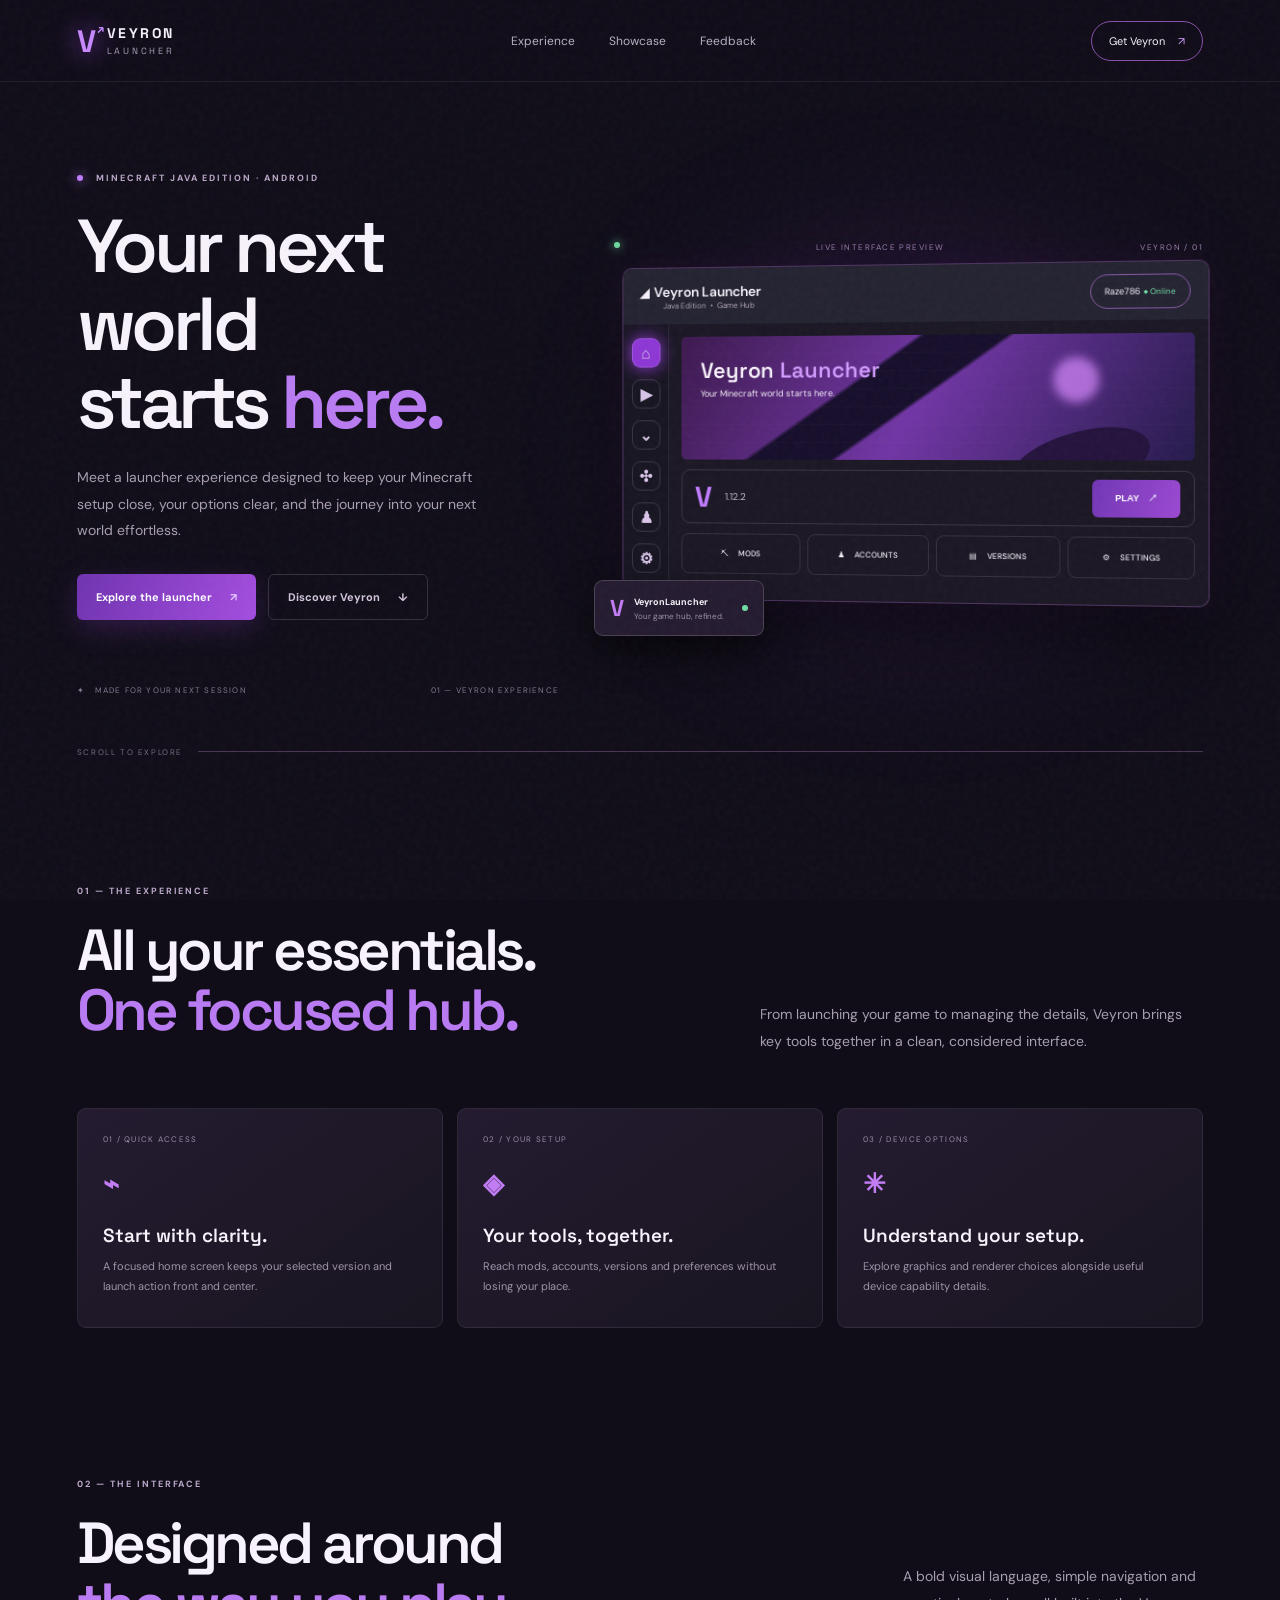
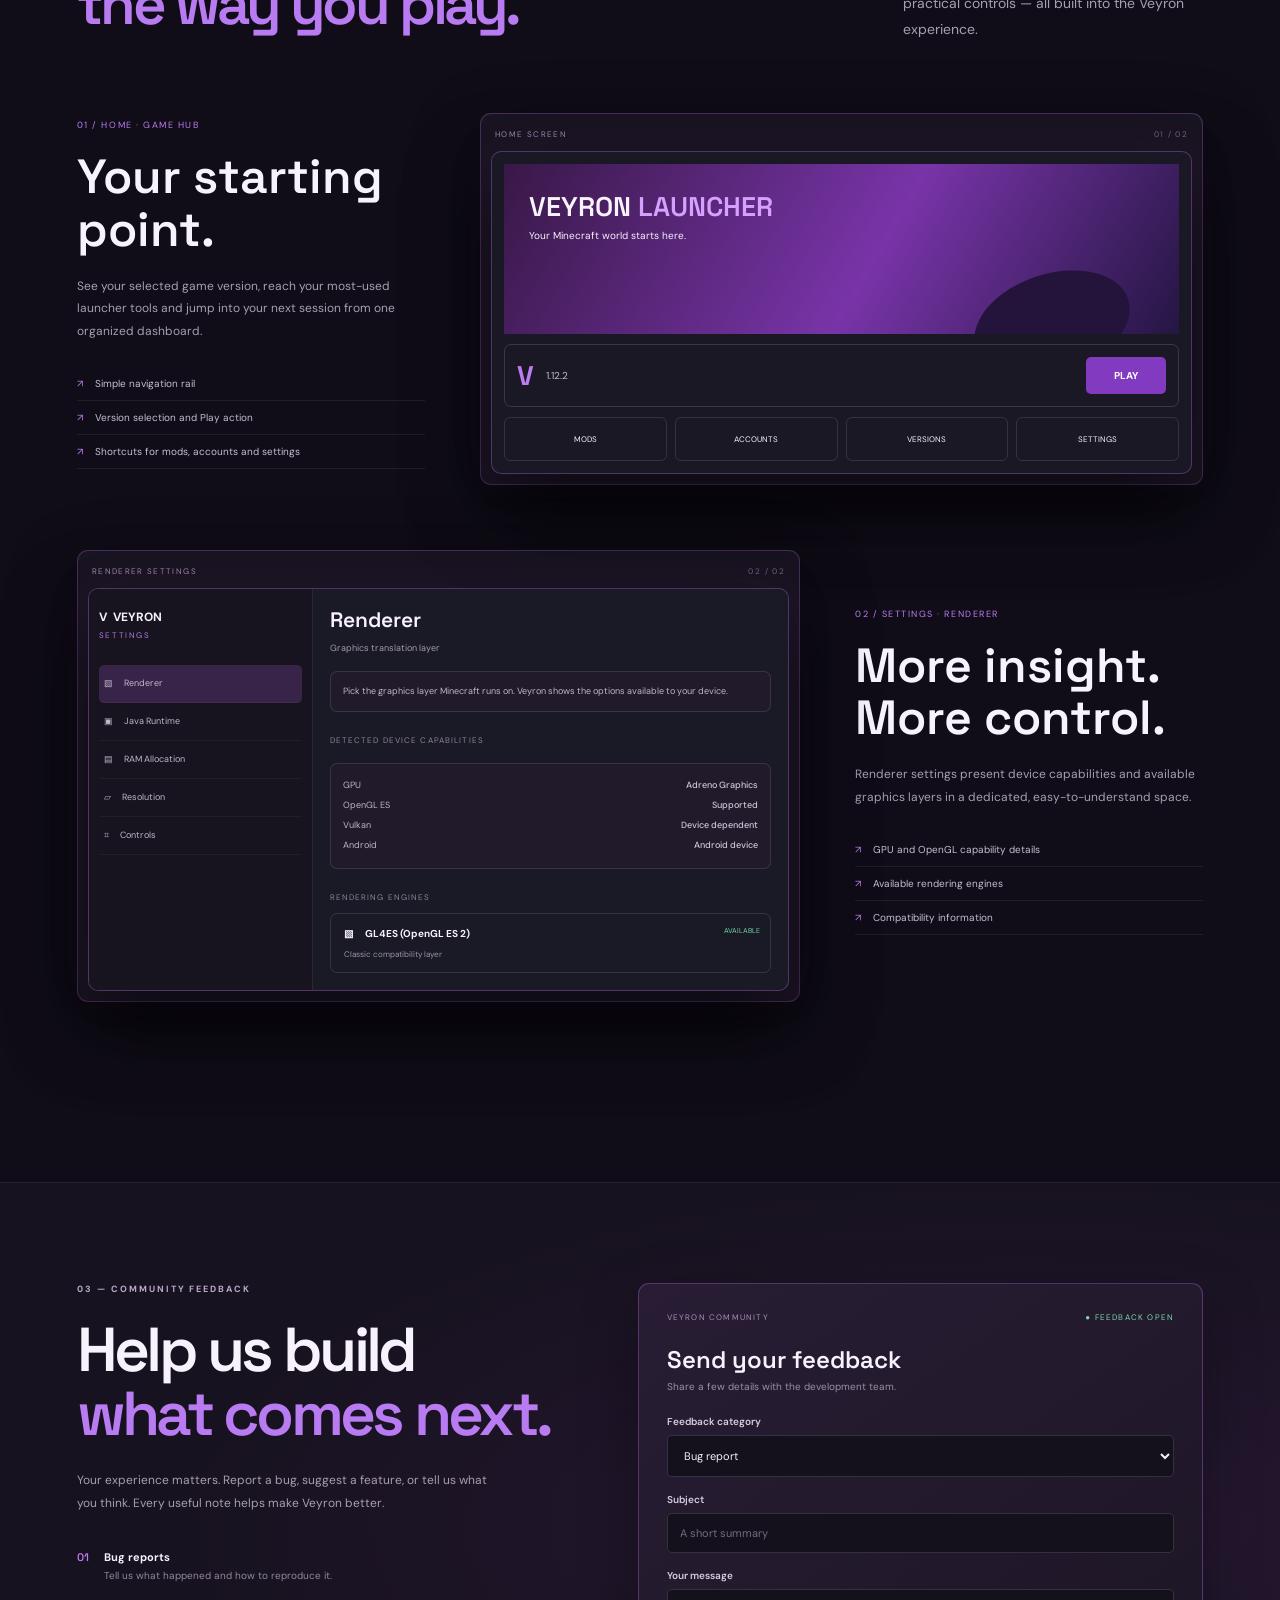
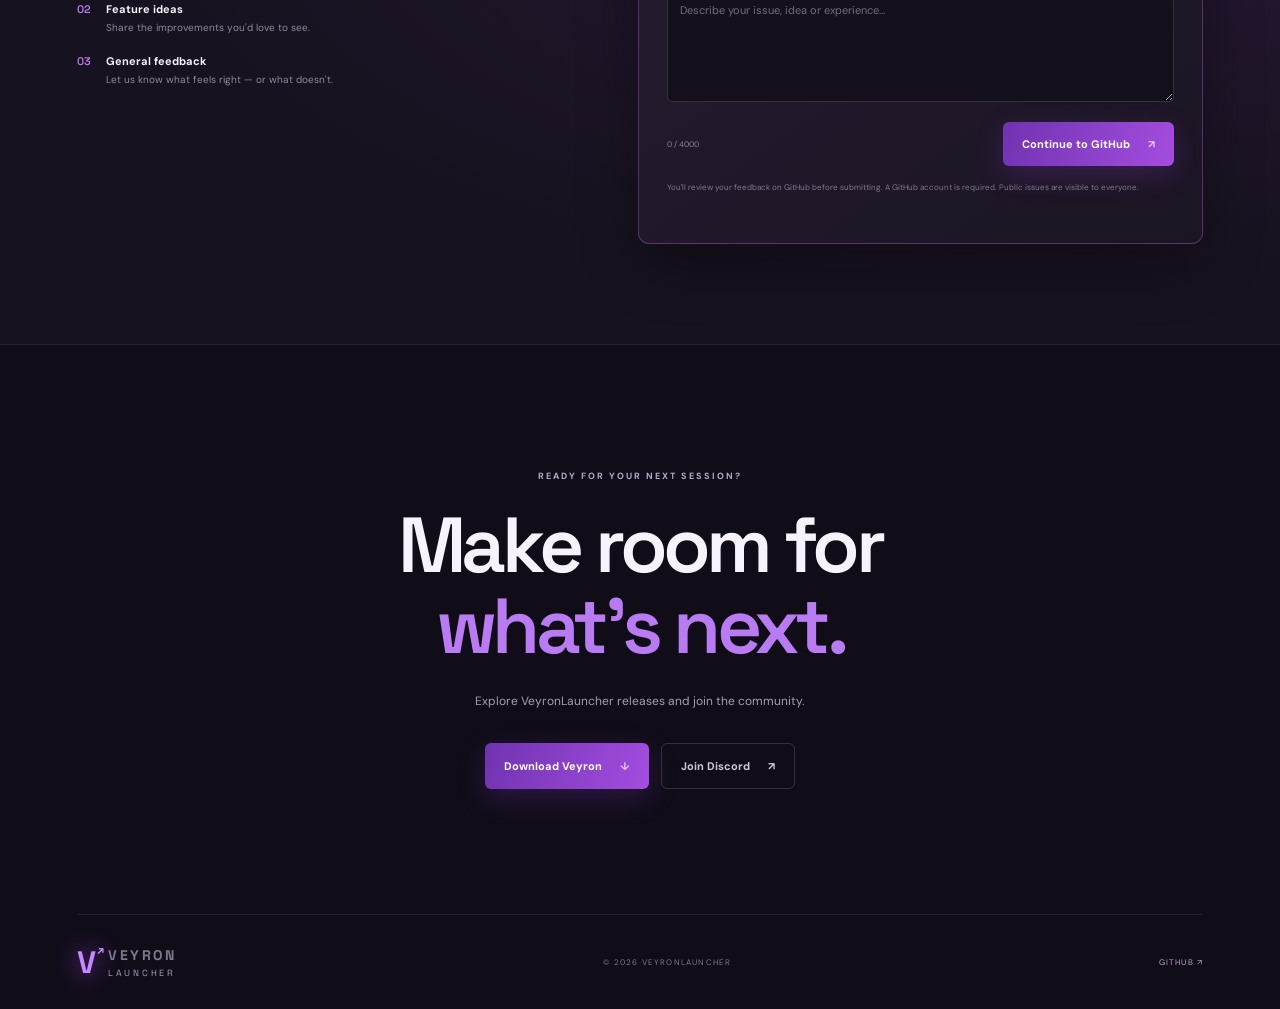
<file: website/index.html>
<!doctype html>
<html lang="en">
<head>
<meta charset="utf-8"><meta name="viewport" content="width=device-width,initial-scale=1">
<meta name="theme-color" content="#100d19"><meta name="description" content="VeyronLauncher — a refined Minecraft Java Edition launcher experience.">
<title>VEYRON Launcher — Your next world awaits</title>
<link rel="preconnect" href="https://fonts.googleapis.com"><link rel="preconnect" href="https://fonts.gstatic.com" crossorigin>
<link href="https://fonts.googleapis.com/css2?family=DM+Sans:wght@400;500;600;700&family=Space+Grotesk:wght@400;500;600;700&display=swap" rel="stylesheet">
<link rel="stylesheet" href="style.css">
</head>
<body>
<div class="grain"></div>
<header class="header"><a class="logo" href="#top"><span class="mark">V<span>↗</span></span><span><b>VEYRON</b><small>LAUNCHER</small></span></a>
<nav id="nav"><a href="#experience">Experience</a><a href="#screens">Showcase</a><a href="#feedback">Feedback</a></nav>
<a class="head-cta" href="https://github.com/Raze78672/VEYRON-Launcher/releases" target="_blank" rel="noopener">Get Veyron <span>↗</span></a><button class="menu" aria-label="Open navigation" aria-expanded="false">☰</button></header>
<main id="top">
<section class="hero wrap">
<div class="hero-copy reveal"><div class="eyebrow"><i></i> MINECRAFT JAVA EDITION · ANDROID</div><h1>Your next world<br>starts <em>here.</em></h1>
<p>Meet a launcher experience designed to keep your Minecraft setup close, your options clear, and the journey into your next world effortless.</p>
<div class="actions"><a class="btn primary" href="#screens">Explore the launcher <span>↗</span></a><a class="btn secondary" href="#experience">Discover Veyron <span>↓</span></a></div>
<div class="hero-foot"><span>✦ &nbsp; MADE FOR YOUR NEXT SESSION</span><span>01 — VEYRON EXPERIENCE</span></div></div>
<div class="hero-art reveal"><div class="halo"></div><div class="preview-top"><i></i> LIVE INTERFACE PREVIEW <span>VEYRON / 01</span></div>
<div class="mock home-mock"><div class="mockbar"><div class="tinybrand">◢ <b>Veyron Launcher</b><small>Java Edition&nbsp; • &nbsp;Game Hub</small></div><div class="userchip">Raze786 <i>● Online</i></div></div>
<div class="mockbody"><aside class="rail"><b>⌂</b><b>▶</b><b>⌄</b><b>✣</b><b>♟</b><b>⚙</b></aside><div class="dash"><div class="pixel-scene"><span>Veyron <em>Launcher</em></span><small>Your Minecraft world starts here.</small><div class="pixel-sun"></div><div class="pixel-hill"></div></div><div class="playrow"><strong>V</strong><span>1.12.2</span><button>PLAY　↗</button></div><div class="shortcut"><b>⛏　 MODS</b><b>♟　 ACCOUNTS</b><b>▤　 VERSIONS</b><b>⚙　 SETTINGS</b></div></div></div></div>
<div class="floating-note"><b>V</b><span><strong>VeyronLauncher</strong><small>Your game hub, refined.</small></span><i></i></div></div>
<div class="scroll-cue">SCROLL TO EXPLORE <span></span></div></section>

<section class="wrap intro reveal" id="experience"><div class="eyebrow">01 — THE EXPERIENCE</div><div class="intro-head"><h2>All your essentials.<br><em>One focused hub.</em></h2><p>From launching your game to managing the details, Veyron brings key tools together in a clean, considered interface.</p></div>
<div class="cards"><article><span>01 / QUICK ACCESS</span><b>⌁</b><h3>Start with clarity.</h3><p>A focused home screen keeps your selected version and launch action front and center.</p></article><article><span>02 / YOUR SETUP</span><b>◈</b><h3>Your tools, together.</h3><p>Reach mods, accounts, versions and preferences without losing your place.</p></article><article><span>03 / DEVICE OPTIONS</span><b>✳</b><h3>Understand your setup.</h3><p>Explore graphics and renderer choices alongside useful device capability details.</p></article></div></section>

<section class="wrap screens" id="screens"><div class="section-head reveal"><div><div class="eyebrow">02 — THE INTERFACE</div><h2>Designed around<br><em>the way you play.</em></h2></div><p>A bold visual language, simple navigation and practical controls — all built into the Veyron experience.</p></div>
<div class="screen-row reveal"><div class="screen-copy"><small>01 / HOME · GAME HUB</small><h3>Your starting<br>point.</h3><p>See your selected game version, reach your most-used launcher tools and jump into your next session from one organized dashboard.</p><ul><li>Simple navigation rail</li><li>Version selection and Play action</li><li>Shortcuts for mods, accounts and settings</li></ul></div><div class="screen-visual"><div class="screen-cap">HOME SCREEN <span>01 / 02</span></div><div class="mock mini-home"><div class="mini-hero">VEYRON <em>LAUNCHER</em><small>Your Minecraft world starts here.</small></div><div class="mini-play"><b>V</b> 1.12.2 <strong>PLAY</strong></div><div class="mini-tiles"><i>MODS</i><i>ACCOUNTS</i><i>VERSIONS</i><i>SETTINGS</i></div></div></div></div>
<div class="screen-row reverse reveal"><div class="screen-copy"><small>02 / SETTINGS · RENDERER</small><h3>More insight.<br>More control.</h3><p>Renderer settings present device capabilities and available graphics layers in a dedicated, easy-to-understand space.</p><ul><li>GPU and OpenGL capability details</li><li>Available rendering engines</li><li>Compatibility information</li></ul></div><div class="screen-visual"><div class="screen-cap">RENDERER SETTINGS <span>02 / 02</span></div><div class="mock settings-mock"><div class="settings-side"><b>V&nbsp; VEYRON</b><small>SETTINGS</small><i>▧　 Renderer</i><i>▣　 Java Runtime</i><i>▤　 RAM Allocation</i><i>▱　 Resolution</i><i>⌗　 Controls</i></div><div class="settings-main"><h4>Renderer</h4><small>Graphics translation layer</small><div class="info-box">Pick the graphics layer Minecraft runs on. Veyron shows the options available to your device.</div><label>DETECTED DEVICE CAPABILITIES</label><div class="info-box rows">GPU <b>Adreno Graphics</b><br>OpenGL ES <b>Supported</b><br>Vulkan <b>Device dependent</b><br>Android <b>Android device</b></div><label>RENDERING ENGINES</label><div class="engine"><b>▧　 GL4ES (OpenGL ES 2)</b><small>Classic compatibility layer</small><i>AVAILABLE</i></div></div></div></div></div></section>

<section class="feedback" id="feedback"><div class="wrap feedback-grid reveal"><div class="feedback-copy"><div class="eyebrow">03 — COMMUNITY FEEDBACK</div><h2>Help us build<br><em>what comes next.</em></h2><p>Your experience matters. Report a bug, suggest a feature, or tell us what you think. Every useful note helps make Veyron better.</p><div class="feedback-types"><div><b>01</b><span><strong>Bug reports</strong><small>Tell us what happened and how to reproduce it.</small></span></div><div><b>02</b><span><strong>Feature ideas</strong><small>Share the improvements you'd love to see.</small></span></div><div><b>03</b><span><strong>General feedback</strong><small>Let us know what feels right — or what doesn't.</small></span></div></div></div>
<form class="form" id="feedbackForm"><div class="form-top"><span>VEYRON COMMUNITY</span><i>● FEEDBACK OPEN</i></div><h3>Send your feedback</h3><p>Share a few details with the development team.</p>
<label for="kind">Feedback category</label><select id="kind"><option>Bug report</option><option>Feature suggestion</option><option>General feedback</option><option>Other</option></select>
<label for="subject">Subject</label><input id="subject" maxlength="100" required placeholder="A short summary">
<label for="message">Your message</label><textarea id="message" maxlength="4000" rows="5" required placeholder="Describe your issue, idea or experience..."></textarea>
<div class="form-actions"><small id="count">0 / 4000</small><button class="btn primary" type="submit">Continue to GitHub <span>↗</span></button></div><div class="form-note">You'll review your feedback on GitHub before submitting. A GitHub account is required. Public issues are visible to everyone.</div><div id="formError" role="status"></div></form></div></section>

<section class="wrap final-cta reveal"><div class="eyebrow">READY FOR YOUR NEXT SESSION?</div><h2>Make room for<br><em>what's next.</em></h2><p>Explore VeyronLauncher releases and join the community.</p><div class="actions centered"><a class="btn primary" href="https://github.com/Raze78672/VEYRON-Launcher/releases" target="_blank" rel="noopener">Download Veyron <span>↓</span></a><a class="btn secondary" href="https://discord.gg/YVEHtSTmw" target="_blank" rel="noopener">Join Discord <span>↗</span></a></div></section>
</main>
<footer class="footer wrap"><a class="logo" href="#top"><span class="mark">V<span>↗</span></span><span><b>VEYRON</b><small>LAUNCHER</small></span></a><span>© <span id="year"></span> VEYRONLAUNCHER</span><a href="https://github.com/Raze78672/VEYRON-Launcher" target="_blank" rel="noopener">GITHUB ↗</a></footer>
<script src="script.js"></script></body></html>
</file>
<file: website/style.css>
*{box-sizing:border-box}html{scroll-behavior:smooth}body{margin:0;background:#100d18;color:#f7f2fb;font-family:"DM Sans",sans-serif;overflow-x:hidden}a{color:inherit;text-decoration:none}.grain{position:fixed;inset:0;pointer-events:none;z-index:9;opacity:.035;background-image:url("data:image/svg+xml,%3Csvg viewBox='0 0 180 180' xmlns='http://www.w3.org/2000/svg'%3E%3Cfilter id='n'%3E%3CfeTurbulence type='fractalNoise' baseFrequency='.9' numOctaves='3' stitchTiles='stitch'/%3E%3C/filter%3E%3Crect width='100%25' height='100%25' filter='url(%23n)'/%3E%3C/svg%3E")}.wrap{width:min(1160px,88%);margin:auto}.header{height:82px;padding:0 6%;display:flex;align-items:center;justify-content:space-between;border-bottom:1px solid #ffffff12;position:sticky;top:0;background:#100d18df;backdrop-filter:blur(18px);z-index:8}.logo{display:flex;align-items:center;gap:11px;font-family:"Space Grotesk"}.logo b,.logo small{display:block}.logo b{font-size:14px;letter-spacing:.18em}.logo small{font-size:9px;letter-spacing:.3em;color:#a99db7;margin-top:3px}.mark{font-size:31px;font-weight:700;color:#c78aff;text-shadow:0 0 25px #a34ce8;position:relative}.mark span{font-size:12px;position:absolute;right:-8px;top:0}.header nav{display:flex;gap:34px;color:#b9afc3;font-size:12px}.header nav a:hover{color:#d4a5ff}.head-cta{font-size:11px;border:1px solid #8751aa;padding:12px 17px;border-radius:30px}.head-cta span{color:#d39cff;margin-left:10px}.menu{display:none;background:none;border:0;color:white;font-size:23px}.hero{min-height:650px;padding:90px 0 85px;display:grid;grid-template-columns:.9fr 1.1fr;align-items:center;gap:55px;position:relative}.eyebrow{font-size:9px;letter-spacing:.22em;font-weight:700;color:#bba9ca}.eyebrow i{display:inline-block;width:6px;height:6px;background:#c17cff;border-radius:50%;box-shadow:0 0 12px #c17cff;margin-right:9px}.hero h1,.intro h2,.section-head h2,.feedback h2,.final-cta h2{font:600 clamp(48px,6vw,75px)/1.04 "Space Grotesk";letter-spacing:-.06em;margin:23px 0}.hero h1 em,.intro h2 em,.section-head h2 em,.feedback h2 em,.final-cta h2 em{font-style:normal;color:#b97bf2}.hero-copy>p,.intro-head>p,.section-head>p,.screen-copy>p,.feedback-copy>p,.final-cta>p{color:#a89eaf;font-size:14px;line-height:1.9}.hero-copy>p{max-width:435px}.actions{display:flex;gap:12px;flex-wrap:wrap;margin-top:30px}.btn{display:inline-flex;align-items:center;justify-content:center;gap:18px;padding:15px 19px;border-radius:6px;font-size:11px;font-weight:700;transition:.25s;cursor:pointer}.btn:hover{transform:translateY(-3px)}.primary{background:linear-gradient(110deg,#7033b0,#a44de0);box-shadow:0 9px 28px #903bd33b;border:0;color:white}.primary span{color:#e4c4ff}.secondary{border:1px solid #ffffff25;color:#d2c6dc}.hero-foot{display:flex;justify-content:space-between;gap:15px;margin-top:65px;color:#83778e;font-size:8px;letter-spacing:.15em}.hero-art{position:relative;padding:24px 0 45px}.halo{position:absolute;width:85%;height:85%;top:10%;left:10%;background:#8e3ad72c;filter:blur(80px);border-radius:50%}.preview-top{display:flex;justify-content:space-between;font-size:8px;letter-spacing:.18em;color:#a68cb8;margin-bottom:12px}.preview-top i{width:6px;height:6px;border-radius:50%;background:#70dfa4;box-shadow:0 0 10px #70dfa4}.mock{position:relative;border:1px solid #9661b76b;background:#1b1724;border-radius:10px;box-shadow:0 30px 80px #0009,0 0 45px #8539b51c;overflow:hidden}.home-mock{transform:perspective(1000px) rotateY(-5deg);animation:float 7s ease-in-out infinite}.mockbar{height:57px;background:#242331;display:flex;align-items:center;justify-content:space-between;padding:0 17px}.tinybrand{font-size:14px}.tinybrand small{display:block;color:#aaa1b4;font-size:8px;margin-left:25px}.tinybrand b{font-weight:600}.userchip{font-size:9px;border:1px solid #8556a3;border-radius:30px;padding:10px 13px}.userchip i{font-style:normal;color:#73e1aa;font-size:8px}.mockbody{display:grid;grid-template-columns:48px 1fr;min-height:280px}.rail{background:#171521;border-right:1px solid #ffffff12;display:flex;flex-direction:column;align-items:center;gap:12px;padding:14px 0}.rail b{width:30px;height:30px;border:1px solid #ffffff26;border-radius:9px;display:grid;place-items:center;color:#d8c5e8}.rail b:first-child{background:#8d37d5;box-shadow:0 0 17px #963dd9}.dash{padding:13px}.pixel-scene{height:125px;border-radius:5px;position:relative;overflow:hidden;padding:20px;background:linear-gradient(120deg,#3c194e,#7135a5 48%,#251a4b);isolation:isolate}.pixel-scene:before{content:"";position:absolute;inset:0;background:repeating-linear-gradient(0deg,transparent 0 17px,#ffffff08 18px),linear-gradient(145deg,transparent 35%,#160e2b 36% 48%,transparent 49%);z-index:-1}.pixel-scene span{font:600 22px "Space Grotesk"}.pixel-scene em{font-style:normal;color:#d29cff}.pixel-scene small{display:block;font-size:9px;margin-top:4px}.pixel-sun{position:absolute;width:45px;height:45px;border-radius:50%;background:#d88aff;right:18%;top:18%;filter:blur(5px);opacity:.7}.pixel-hill{position:absolute;width:140px;height:60px;background:#24133d;bottom:-32px;right:8%;transform:rotate(-16deg);border-radius:50%}.playrow{margin-top:10px;height:55px;border:1px solid #ffffff22;border-radius:9px;display:flex;align-items:center;padding:0 13px;gap:13px;font-size:10px;color:#c8bdce}.playrow strong{font:700 29px "Space Grotesk";color:#c17cff}.playrow button{margin-left:auto;border:0;border-radius:6px;background:linear-gradient(110deg,#7136b5,#9c49d2);color:white;padding:12px 22px;font-weight:700;font-size:9px}.shortcut{display:grid;grid-template-columns:repeat(4,1fr);gap:7px;margin-top:10px}.shortcut b{padding:14px 5px;text-align:center;border:1px solid #ffffff1d;border-radius:8px;font-size:8px;font-weight:500}.floating-note{position:absolute;bottom:12px;left:-20px;background:#241b30;border:1px solid #ffffff2c;border-radius:9px;padding:12px 15px;display:flex;align-items:center;gap:10px;box-shadow:0 15px 35px #0008}.floating-note>b{font:700 23px "Space Grotesk";color:#c27cf5}.floating-note strong,.floating-note small{display:block;font-size:9px}.floating-note small{font-size:8px;color:#9d91a8;margin-top:3px}.floating-note i{width:6px;height:6px;border-radius:50%;background:#72dca4;margin-left:8px}.scroll-cue{position:absolute;bottom:23px;left:0;right:0;display:flex;align-items:center;gap:15px;color:#766b80;font-size:8px;letter-spacing:.2em}.scroll-cue span{height:1px;flex:1;background:#493454}.intro{padding:105px 0}.intro-head{display:grid;grid-template-columns:1fr .7fr;gap:50px;align-items:end}.intro h2,.section-head h2{font-size:clamp(39px,5vw,58px)}.intro-head>p{margin-bottom:9px}.cards{display:grid;grid-template-columns:repeat(3,1fr);gap:14px;margin-top:45px}.cards article{min-height:220px;padding:25px;background:linear-gradient(145deg,#241b30,#191520);border:1px solid #ffffff13;border-radius:9px;transition:.3s}.cards article:hover{transform:translateY(-6px);border-color:#a85bda88}.cards article>span{display:block;color:#9c8aa9;font-size:8px;letter-spacing:.16em}.cards article>b{display:block;color:#c27df5;font-size:27px;margin:22px 0}.cards h3{font:600 19px "Space Grotesk";margin:0 0 9px}.cards p{font-size:11px;color:#9e94a7;line-height:1.8;margin:0}.screens{padding:45px 0 115px}.section-head{display:flex;align-items:end;justify-content:space-between;gap:35px;margin-bottom:55px}.section-head>p{max-width:300px}.screen-row{display:grid;grid-template-columns:.65fr 1.35fr;gap:55px;align-items:center;margin:35px 0 65px}.screen-copy small{font-size:9px;letter-spacing:.17em;color:#bb7df0}.screen-copy h3{font:600 clamp(36px,4vw,48px)/1.1 "Space Grotesk";margin:18px 0}.screen-copy>p{font-size:12px}.screen-copy ul{padding:0;list-style:none;margin-top:24px}.screen-copy li{padding:10px 0;border-bottom:1px solid #ffffff12;font-size:10px;color:#c9bdcf}.screen-copy li:before{content:"↗";color:#bd79f0;margin-right:12px}.screen-visual{padding:10px;border:1px solid #8d56aa66;background:#1a1522;border-radius:11px;box-shadow:0 25px 70px #0007}.screen-cap{display:flex;justify-content:space-between;padding:5px 4px 12px;color:#a68db5;font-size:8px;letter-spacing:.17em}.screen-cap span{color:#766580}.mini-home{padding:12px;background:#1b1825}.mini-hero{height:170px;padding:25px;background:linear-gradient(120deg,#381847,#7834a8 55%,#251643);font:600 27px "Space Grotesk";position:relative;overflow:hidden}.mini-hero:after{content:"";position:absolute;width:160px;height:100px;right:7%;bottom:-40px;background:#24143b;transform:rotate(-18deg);border-radius:50%}.mini-hero em{font-style:normal;color:#d6a0ff}.mini-hero small{display:block;font:10px "DM Sans";margin-top:5px}.mini-play{margin-top:10px;border:1px solid #ffffff23;border-radius:7px;padding:12px;display:flex;align-items:center;gap:12px;font-size:10px;color:#c7bdcf}.mini-play>b{font:700 27px "Space Grotesk";color:#bd7df2}.mini-play strong{margin-left:auto;background:#823ac0;padding:12px 28px;border-radius:5px;color:white}.mini-tiles{display:grid;grid-template-columns:repeat(4,1fr);gap:8px;margin-top:10px}.mini-tiles i{font-style:normal;text-align:center;border:1px solid #ffffff1d;border-radius:6px;padding:16px 3px;font-size:8px}.reverse{grid-template-columns:1.35fr .65fr}.reverse .screen-copy{grid-column:2;grid-row:1}.reverse .screen-visual{grid-column:1;grid-row:1}.settings-mock{display:grid;grid-template-columns:32% 68%;min-height:270px;background:#1a1926}.settings-side{background:#17131f;padding:16px 10px;border-right:1px solid #ffffff17}.settings-side>b{font-size:12px}.settings-side>small{display:block;color:#b47ae2;font-size:8px;letter-spacing:.2em;margin:4px 0 25px}.settings-side i{display:block;font-style:normal;padding:12px 5px;border-bottom:1px solid #ffffff0b;font-size:9px;color:#c2b6ca}.settings-side i:first-of-type{background:#392449;border-radius:5px}.settings-main{padding:17px}.settings-main h4{font:600 21px "Space Grotesk";margin:0 0 2px}.settings-main>small{color:#a59aab;font-size:9px}.info-box{border:1px solid #ffffff1c;background:#211a2b;border-radius:7px;padding:12px;margin:15px 0;font-size:9px;color:#c0b5c8;line-height:1.7}.settings-main label{font-size:8px;letter-spacing:.14em;color:#8f8498}.rows{line-height:2.2}.rows b{float:right;color:#d2c5db;font-weight:500}.engine{position:relative;border:1px solid #ffffff1e;border-radius:7px;padding:13px;margin-top:8px;font-size:10px}.engine small{display:block;color:#9f94a8;margin-top:8px;font-size:8px}.engine i{position:absolute;right:10px;top:12px;color:#70d9a5;font-size:7px;font-style:normal}.feedback{padding:100px 0;background:radial-gradient(ellipse at 80% 45%,#54286c40,transparent 60%),#17121f;border-block:1px solid #ffffff10}.feedback-grid{display:grid;grid-template-columns:.85fr 1fr;gap:80px;align-items:start}.feedback h2{font-size:clamp(43px,5vw,62px)}.feedback-copy>p{max-width:410px;font-size:12px}.feedback-types{display:grid;gap:20px;margin-top:35px}.feedback-types>div{display:flex;gap:15px}.feedback-types>div>b{color:#bd79ef;font:600 11px "Space Grotesk"}.feedback-types strong,.feedback-types small{display:block}.feedback-types strong{font-size:11px}.feedback-types small{font-size:10px;color:#93889d;margin-top:5px}.form{padding:28px;background:linear-gradient(145deg,#281d34,#1b1523);border:1px solid #a260ce66;border-radius:11px;box-shadow:0 20px 60px #0005}.form-top{display:flex;justify-content:space-between;gap:10px;font-size:8px;letter-spacing:.15em;color:#a88db8}.form-top i{font-style:normal;color:#78dba8}.form h3{font:600 24px "Space Grotesk";margin:22px 0 5px}.form>p{font-size:10px;color:#9b90a4;margin:0 0 22px}.form label{display:block;font-size:10px;font-weight:600;color:#d8ccdf;margin:16px 0 7px}.form input,.form textarea,.form select{width:100%;background:#15111c;color:#f4eff8;border:1px solid #ffffff22;border-radius:5px;padding:12px;font:11px "DM Sans";outline:none}.form textarea{resize:vertical;line-height:1.6}.form input:focus,.form textarea:focus,.form select:focus{border-color:#bd78ef;box-shadow:0 0 0 3px #a34de522}.form input::placeholder,.form textarea::placeholder{color:#756a80}.form-actions{display:flex;justify-content:space-between;align-items:center;gap:12px;margin-top:15px}.form-actions>small{font-size:8px;color:#8c8096}.form-actions .btn{font-family:inherit}.form-note{font-size:8px;color:#83778d;line-height:1.7;margin-top:15px}#formError{font-size:10px;color:#ffaaa9;margin-top:8px;min-height:12px}.final-cta{text-align:center;padding:125px 0}.final-cta h2{font-size:clamp(50px,7vw,78px)}.final-cta>p{font-size:12px}.centered{justify-content:center}.footer{min-height:95px;border-top:1px solid #ffffff15;display:flex;justify-content:space-between;align-items:center;color:#82778c;font-size:8px;letter-spacing:.15em}.footer>a:last-child{color:#bfa6ce}.reveal{opacity:0;transform:translateY(25px);transition:opacity .75s,transform .75s}.reveal.visible{opacity:1;transform:none}@keyframes float{0%,100%{transform:perspective(1000px) rotateY(-5deg) translateY(0)}50%{transform:perspective(1000px) rotateY(-3deg) translateY(-10px)}}@media(max-width:850px){.header nav{display:none;position:absolute;top:81px;left:0;right:0;padding:22px 6%;background:#17121f;border-bottom:1px solid #ffffff15;flex-direction:column;gap:20px}.header nav.open{display:flex}.menu{display:block}.head-cta{margin-left:auto;margin-right:16px}.hero{grid-template-columns:1fr;gap:25px;padding-top:65px}.hero-art{max-width:680px;width:100%;margin:auto}.intro-head{grid-template-columns:1fr;gap:10px}.cards{grid-template-columns:1fr 1fr}.section-head{align-items:start;flex-direction:column}.screen-row,.reverse{grid-template-columns:1fr;gap:25px}.reverse .screen-copy,.reverse .screen-visual{grid-column:auto;grid-row:auto}.reverse .screen-copy{order:1}.reverse .screen-visual{order:2}.feedback-grid{grid-template-columns:1fr;gap:40px}}@media(max-width:540px){.wrap{width:90%}.header{height:70px}.header nav{top:69px}.head-cta{font-size:9px;padding:10px}.hero{padding-top:52px;min-height:auto;padding-bottom:80px}.hero h1{font-size:49px}.hero-copy>p{font-size:12px}.hero-foot{margin-top:38px;font-size:7px}.mockbar{padding:0 9px}.mockbody{grid-template-columns:35px 1fr}.dash{padding:8px}.pixel-scene{height:105px;padding:14px}.pixel-scene span{font-size:18px}.shortcut{gap:4px}.shortcut b{font-size:6px;padding:12px 2px}.floating-note{left:-5px}.cards{grid-template-columns:1fr}.cards article{min-height:185px}.intro{padding:80px 0}.screens{padding-bottom:75px}.settings-mock{grid-template-columns:31% 69%}.settings-side{padding:12px 5px}.settings-side i{font-size:7px;padding:10px 2px}.settings-main{padding:11px}.info-box{padding:8px;font-size:7px}.engine{font-size:8px;padding:9px}.feedback{padding:75px 0}.form{padding:20px 15px}.form-actions{align-items:stretch;flex-direction:column}.form-actions .btn{width:100%}.footer{padding:22px 0;gap:14px;flex-wrap:wrap}.footer>span{order:3;width:100%}}@media(prefers-reduced-motion:reduce){*,*::before,*::after{animation:none!important;transition:none!important;scroll-behavior:auto!important}.reveal{opacity:1;transform:none}}
</file>
